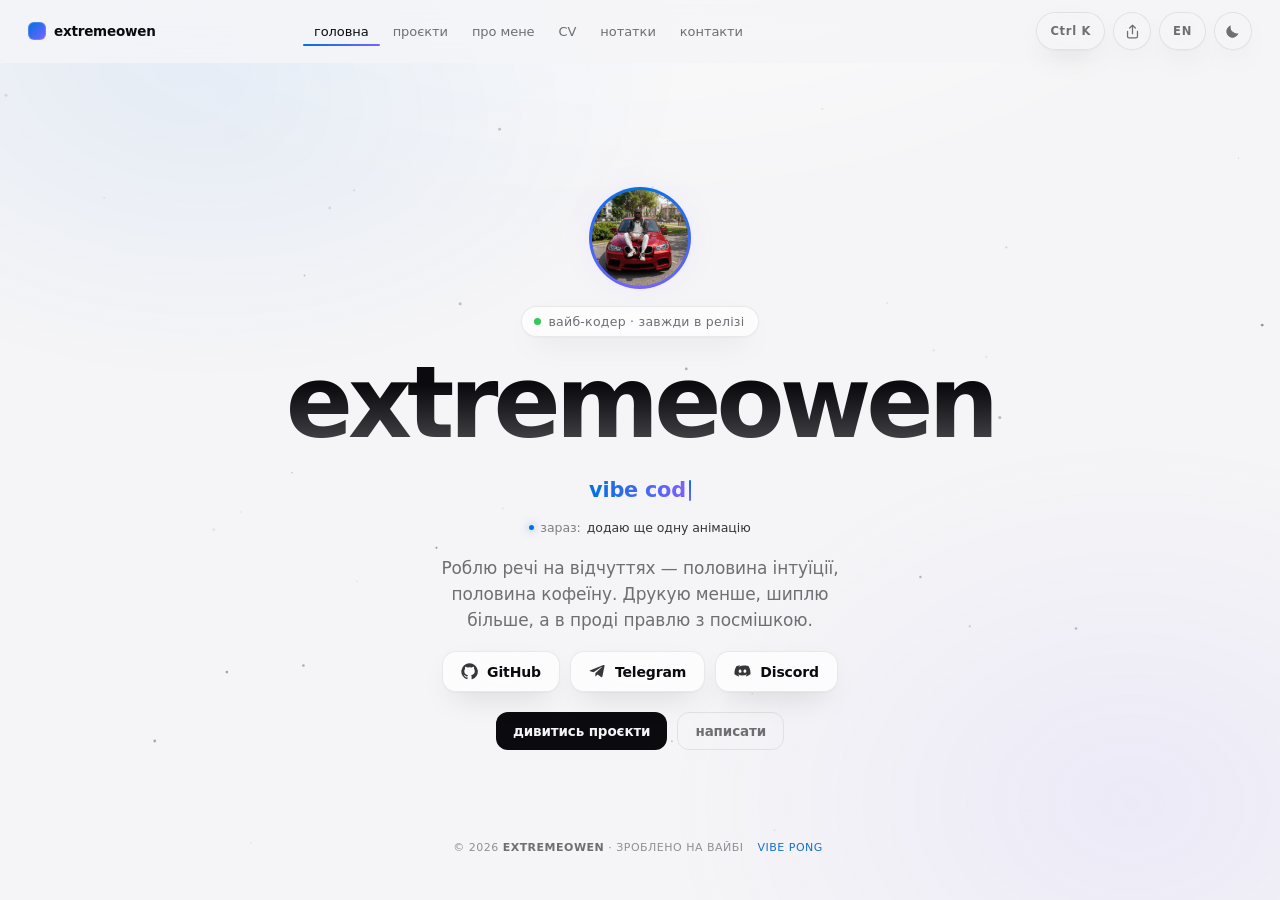
<file: index.html>
﻿<!DOCTYPE html>
<html lang="uk" data-theme="light">
<head>
<meta charset="utf-8" />
<meta name="viewport" content="width=device-width, initial-scale=1, viewport-fit=cover" />
<meta name="color-scheme" content="light dark" />
<title>extremeowen — vibe coding</title>
<meta name="description" content="Вайб-кодер. Роблю речі на відчуттях, шиплю на інстинкті." />
<meta name="theme-color" content="#f5f5f7" id="themeColor" />

<meta property="og:type" content="profile" />
<meta property="og:title" content="extremeowen — vibe coding" />
<meta property="og:description" content="Вайб-кодер. Роблю речі на відчуттях, шиплю на інстинкті." />
<meta name="twitter:card" content="summary_large_image" />
<meta name="twitter:title" content="extremeowen — vibe coding" />
<meta name="twitter:description" content="Вайб-кодер. Роблю речі на відчуттях, шиплю на інстинкті." />


<link rel="icon" href="favicon.ico" sizes="any" />
<link rel="icon" type="image/png" href="favicon-32.png" sizes="32x32" />
<link rel="apple-touch-icon" href="apple-touch-icon.png" />
<link rel="manifest" href="manifest.webmanifest" />
<link rel="stylesheet" href="styles.css" />

<link rel="canonical" href="https://extremeowen.is-a.dev/" />
<meta property="og:url" content="https://extremeowen.is-a.dev/" />
<meta property="og:image" content="https://extremeowen.is-a.dev/og-image.png" />
<meta name="twitter:image" content="https://extremeowen.is-a.dev/og-image.png" />
<meta property="og:image:width" content="1200" />
<meta property="og:image:height" content="630" />
<meta property="og:image:alt" content="extremeowen — vibe coding: PWA, JavaScript, C#/.NET" />
<meta name="twitter:image:alt" content="extremeowen — vibe coding" />
<meta property="og:locale" content="uk_UA" />
<meta property="og:locale:alternate" content="en_US" />
<meta property="og:site_name" content="extremeowen" />

<!-- структуровані дані: Google розуміє, що це сторінка людини -->
<script type="application/ld+json">
{
  "@context": "https://schema.org",
  "@type": "Person",
  "name": "extremeowen",
  "url": "https://extremeowen.is-a.dev/",
  "image": "https://extremeowen.is-a.dev/og-image.png",
  "jobTitle": "Vibe coder",
  "description": "Вайб-кодер: JavaScript, PWA, C#/.NET. Роблю речі на відчуттях і шиплю швидко.",
  "sameAs": [
    "https://github.com/extremeowen",
    "https://t.me/extremeowen"
  ],
  "knowsAbout": ["HTML", "CSS", "JavaScript", "TypeScript", "React", "Node.js", "C#", ".NET", "Flutter", "PWA"],
  "knowsLanguage": ["uk", "en"],
  "alumniOf": { "@type": "EducationalOrganization", "name": "College" },
  "hasPart": [
    { "@type": "WebSite", "name": "owenvibe", "url": "https://extremeowen.is-a.dev/" }
  ]
}
</script>

<script>
  /* тема і мова до першого рендеру — без "миготіння" */
  (function () {
    try {
      var saved = localStorage.getItem("theme");
      var system = window.matchMedia("(prefers-color-scheme: dark)").matches ? "dark" : "light";
      document.documentElement.dataset.theme = (saved === "dark" || saved === "light") ? saved : system;
      if (localStorage.getItem("lang") === "en") document.documentElement.lang = "en";
    } catch (e) {}
  })();
</script>
</head>
<body>
  <a class="skip-link" href="#main">Перейти до контенту</a>

  <canvas id="bg" aria-hidden="true"></canvas>
  <div class="cursor-glow" id="cursorGlow" aria-hidden="true"></div>

  <header class="site-header">
    <a class="brand" href="#home">
      <span class="brand-mark" aria-hidden="true"></span>
      <span class="brand-name">extremeowen</span>
    </a>

    <nav class="tabs" role="tablist" id="tabs" aria-label="Розділи">
      <button class="tab" role="tab" type="button" id="tab-home" data-tab="home" aria-controls="panel-home" aria-selected="true">головна</button>
      <button class="tab" role="tab" type="button" id="tab-projects" data-tab="projects" aria-controls="panel-projects" aria-selected="false" tabindex="-1">проєкти</button>
      <button class="tab" role="tab" type="button" id="tab-about" data-tab="about" aria-controls="panel-about" aria-selected="false" tabindex="-1">про мене</button>
      <button class="tab" role="tab" type="button" id="tab-cv" data-tab="cv" aria-controls="panel-cv" aria-selected="false" tabindex="-1">CV</button>
      <button class="tab" role="tab" type="button" id="tab-notes" data-tab="notes" aria-controls="panel-notes" aria-selected="false" tabindex="-1">нотатки</button>
      <button class="tab" role="tab" type="button" id="tab-contact" data-tab="contact" aria-controls="panel-contact" aria-selected="false" tabindex="-1">контакти</button>
      <span class="tab-indicator" id="tabIndicator" aria-hidden="true"></span>
    </nav>

    <div class="controls">
      <button class="ghost" id="shareBtn" type="button" title="Поділитися сайтом">
        <svg class="ico" viewBox="0 0 24 24" fill="none" stroke="currentColor" stroke-width="1.8" stroke-linecap="round" stroke-linejoin="round" aria-hidden="true"><path d="M12 15V3M8 7l4-4 4 4"/><path d="M5 12v7a2 2 0 0 0 2 2h10a2 2 0 0 0 2-2v-7"/></svg>
      </button>
      <button class="ghost ghost-text" id="langToggle" type="button" title="Switch to English">EN</button>
      <button class="ghost" id="themeToggle" type="button" title="Перемкнути тему">
        <svg class="ico ico-moon" viewBox="0 0 24 24" fill="currentColor" aria-hidden="true"><path d="M20.4 14.3A8.6 8.6 0 0 1 9.7 3.6a8.7 8.7 0 1 0 10.7 10.7Z"/></svg>
        <svg class="ico ico-sun" viewBox="0 0 24 24" fill="none" stroke="currentColor" stroke-width="1.8" stroke-linecap="round" aria-hidden="true"><circle cx="12" cy="12" r="4"/><path d="M12 2v2M12 20v2M2 12h2M20 12h2M4.9 4.9l1.4 1.4M17.7 17.7l1.4 1.4M19.1 4.9l-1.4 1.4M6.3 17.7l-1.4 1.4"/></svg>
      </button>
    </div>
  </header>

  <main class="page" id="main">
    <!-- ---------- ГОЛОВНА ---------- -->
    <section class="panel is-active" id="panel-home" role="tabpanel" aria-labelledby="tab-home" data-panel="home">
      <div class="hero">
        <div class="avatar" id="avatar">
          <img id="avatarImg" alt="extremeowen" decoding="async" />
          <span class="monogram" aria-hidden="true">e</span>
        </div>

        <span class="pill"><span class="dot" aria-hidden="true"></span><span data-i18n="pill">вайб-кодер · завжди в релізі</span></span>

        <h1>extremeowen</h1>

        <p class="type" aria-label="vibe coding">
          <span class="word" id="typed">vibe coding</span><span class="caret" aria-hidden="true"></span>
        </p>

        <p class="status">
          <span class="status-dot" aria-hidden="true"></span>
          <span class="status-label"><span data-i18n="nowLabel">зараз</span>:</span>
          <span id="statusText"></span>
        </p>

        <p class="lede" data-i18n="lede">
          Роблю речі на відчуттях — половина інтуїції, половина кофеїну.
        </p>

        <nav class="links" data-i18n-aria="linksLabel">
          <a class="link" href="#" data-link="github" aria-label="GitHub">
            <svg viewBox="0 0 24 24" fill="currentColor" aria-hidden="true"><path d="M12 .5a11.5 11.5 0 0 0-3.64 22.42c.58.1.79-.25.79-.55v-2.1c-3.2.7-3.88-1.4-3.88-1.4-.53-1.34-1.29-1.7-1.29-1.7-1.05-.72.08-.7.08-.7 1.16.08 1.77 1.19 1.77 1.19 1.03 1.77 2.7 1.26 3.36.96.1-.75.4-1.26.73-1.55-2.55-.29-5.24-1.28-5.24-5.7 0-1.26.45-2.29 1.19-3.1-.12-.29-.51-1.46.11-3.05 0 0 .97-.31 3.18 1.18a11 11 0 0 1 5.79 0c2.2-1.49 3.17-1.18 3.17-1.18.63 1.59.24 2.76.12 3.05.74.81 1.18 1.84 1.18 3.1 0 4.43-2.69 5.4-5.26 5.69.42.36.79 1.07.79 2.16v3.2c0 .3.21.66.8.55A11.5 11.5 0 0 0 12 .5Z"/></svg>
            GitHub
          </a>
          <a class="link" href="#" data-link="telegram" aria-label="Telegram">
            <svg viewBox="0 0 24 24" fill="currentColor" aria-hidden="true"><path d="M21.9 4.3 18.9 19c-.2 1-.9 1.3-1.8.8l-4.9-3.6-2.4 2.3c-.3.3-.5.5-1 .5l.3-4.9 9-8.1c.4-.4-.1-.6-.6-.2L6.4 13.1l-4.7-1.5c-1-.3-1-1 .2-1.5L20.4 2.9c.9-.3 1.7.2 1.5 1.4Z"/></svg>
            Telegram
          </a>
          <a class="link" href="#" data-link="discord" aria-label="Discord">
            <svg viewBox="0 0 24 24" fill="currentColor" aria-hidden="true"><path d="M20.3 4.4A19.8 19.8 0 0 0 15.4 3l-.3.6a14.6 14.6 0 0 1 4.3 1.4 13.9 13.9 0 0 0-11-.5c-.6.2-1.2.4-1.8.7A14.6 14.6 0 0 1 8.9 3.6L8.6 3a19.8 19.8 0 0 0-4.9 1.4C1.1 8.3.4 12.1.7 15.9a19.9 19.9 0 0 0 6 3l.7-1.2a13 13 0 0 1-2-1l.4-.4a14.2 14.2 0 0 0 12.2 0l.5.4a13 13 0 0 1-2 1l.7 1.2a19.9 19.9 0 0 0 6-3c.4-4.4-.7-8.1-2.9-11.5ZM8.6 13.8c-1.1 0-2-1-2-2.3s.9-2.3 2-2.3 2 1 2 2.3-.9 2.3-2 2.3Zm6.8 0c-1.1 0-2-1-2-2.3s.9-2.3 2-2.3 2 1 2 2.3-.9 2.3-2 2.3Z"/></svg>
            Discord
          </a>
          <a class="link" href="#" data-link="email" id="emailLink" aria-label="Email" hidden>
            <svg viewBox="0 0 24 24" fill="none" stroke="currentColor" stroke-width="1.7" stroke-linejoin="round" aria-hidden="true"><rect x="2.5" y="5" width="19" height="14" rx="2.5"/><path d="m3.5 7 8.5 6 8.5-6"/></svg>
            <span data-i18n="emailLabel">Email</span>
          </a>
        </nav>

        <div class="hero-cta">
          <a class="cta" href="#projects">
            <span data-i18n="ctaProjects">дивитись проєкти</span>
          </a>
          <a class="cta cta-quiet" href="#contact"><span data-i18n="ctaContact">написати</span></a>
        </div>
      </div>
    </section>

    <!-- ---------- ПРОЄКТИ ---------- -->
    <section class="panel" id="panel-projects" role="tabpanel" aria-labelledby="tab-projects" data-panel="projects" hidden>
      <div class="section">
        <h2 data-i18n="projectsTitle">проєкти</h2>
        <div class="filters" id="projectFilters"></div>
        <div class="grid" id="projectGrid"></div>
        <a class="more" id="moreProjects" href="#" target="_blank" rel="noopener noreferrer" hidden>
          <span data-i18n="moreProjects">більше проєктів — на GitHub</span>
          <svg viewBox="0 0 24 24" fill="none" stroke="currentColor" stroke-width="2" stroke-linecap="round" stroke-linejoin="round" aria-hidden="true"><path d="M7 17 17 7M9 7h8v8"/></svg>
        </a>
      </div>
    </section>

    <!-- ---------- ПРО МЕНЕ ---------- -->
    <section class="panel" id="panel-about" role="tabpanel" aria-labelledby="tab-about" data-panel="about" hidden>
      <div class="section">
        <h2 data-i18n="aboutTitle">про мене</h2>
        <div class="about-body">
          <p data-i18n="about1">…</p>
          <p data-i18n="about2">…</p>
        </div>

        <h3 class="subhead" data-i18n="stackTitle">стек</h3>
        <div class="stack">
          <span class="tag">HTML</span>
          <span class="tag">CSS</span>
          <span class="tag">JavaScript</span>
          <span class="tag">TypeScript</span>
          <span class="tag">React</span>
          <span class="tag">Node.js</span>
          <span class="tag">C# / .NET</span>
          <span class="tag">Flutter</span>
          <span class="tag">Git</span>
          <span class="tag">AI-assisted</span>
        </div>
      </div>
    </section>

    <!-- ---------- CV ---------- -->
    <section class="panel" id="panel-cv" role="tabpanel" aria-labelledby="tab-cv" data-panel="cv" hidden>
      <div class="section cv">
        <h2 data-i18n="cvTitle">резюме</h2>
        <p class="section-lead" data-i18n="cvLead">Коротко: що вмію, де вчився і що вже зробив.</p>

        <div class="cv-block">
          <h3 class="subhead" data-i18n="cvExperience">проєкти й досвід</h3>
          <ul class="timeline">
            <li>
              <span class="when">2026</span>
              <div>
                <b data-i18n="cvItem1Title">LED Clock — PWA-годинник</b>
                <p data-i18n="cvItem1Text">Годинник на LED-табло: будильник, таймер, власні звуки. Встановлюється на телефон, працює офлайн.</p>
              </div>
            </li>
            <li>
              <span class="when">2026</span>
              <div>
                <b data-i18n="cvItem2Title">Фітнес Рулетка — PWA для тренувань</b>
                <p data-i18n="cvItem2Text">Колесо випадкових вправ, таймер, музика з YouTube, гейміфікація з XP і синхронізація через Firebase.</p>
              </div>
            </li>
            <li>
              <span class="when">2025</span>
              <div>
                <b data-i18n="cvItem3Title">MiniBin — утиліта для Windows</b>
                <p data-i18n="cvItem3Text">Tray-застосунок на C#/.NET: стан кошика, очищення по Shift+кліку, перетягування файлів.</p>
              </div>
            </li>
          </ul>
        </div>

        <div class="cv-block">
          <h3 class="subhead" data-i18n="cvEducation">освіта</h3>
          <ul class="timeline">
            <li>
              <span class="when" data-i18n="cvEduWhen">2023—2027</span>
              <div>
                <b data-i18n="cvEduTitle">Коледж · розробка програмного забезпечення</b>
                <p data-i18n="cvEduText">Веб-технології, бази даних, ООП, C#/.NET, Flutter. Курсові та лабораторні — на GitHub.</p>
              </div>
            </li>
          </ul>
        </div>

        <div class="cv-block">
          <h3 class="subhead" data-i18n="cvSkills">технології</h3>
          <p class="cv-skills">HTML · CSS · JavaScript · TypeScript · React · Node.js · C# · .NET · Flutter · Git · Firebase · PWA</p>
        </div>

        <a class="submit cv-print" id="cvDownload" href="cv.pdf" download="extremeowen-cv.pdf" data-i18n="cvPrint">Завантажити PDF</a>
        <button class="cv-print-link" type="button" id="cvPrint" data-i18n="cvPrintHint">або надрукувати</button>
      </div>
    </section>

    <!-- ---------- НОТАТКИ ---------- -->
    <section class="panel" id="panel-notes" role="tabpanel" aria-labelledby="tab-notes" data-panel="notes" hidden>
      <div class="section">
        <h2 data-i18n="notesTitle">нотатки</h2>
        <div class="notes" id="notesList"></div>
      </div>
    </section>

    <!-- ---------- КОНТАКТИ ---------- -->
    <section class="panel" id="panel-contact" role="tabpanel" aria-labelledby="tab-contact" data-panel="contact" hidden>
      <div class="section">
        <h2 data-i18n="contactTitle">контакти</h2>
        <p class="section-lead" data-i18n="contactLead">Найшвидше — Telegram. Або залиш повідомлення тут.</p>

        <form class="contact-form" id="contactForm" name="contact" method="POST" data-netlify="true" netlify-honeypot="bot-field" novalidate>
          <!-- для Netlify Forms: назва форми + приховане поле-пастка для ботів -->
          <input type="hidden" name="form-name" value="contact" />
          <p class="hp" aria-hidden="true">
            <label>Не заповнюй це поле <input name="bot-field" tabindex="-1" autocomplete="off" /></label>
          </p>
          <div class="form-row">
            <div class="field">
              <label for="cf-name" data-i18n="formName">Ім'я</label>
              <input id="cf-name" name="name" type="text" autocomplete="name" data-i18n-placeholder="formNamePh" placeholder="Як до тебе звертатись" />
            </div>
            <div class="field">
              <label for="cf-email" data-i18n="formEmail">пошта</label>
              <input id="cf-email" name="email" type="email" inputmode="email" autocomplete="email" data-i18n-placeholder="formEmailPh" placeholder="твоя@пошта.com" />
            </div>
          </div>
          <div class="field">
            <label for="cf-message" data-i18n="formMessage">Повідомлення</label>
            <textarea id="cf-message" name="message" rows="4" required data-i18n-placeholder="formMessagePh" placeholder="Що треба зробити?"></textarea>
          </div>
          <button class="submit" type="submit" data-i18n="formSend">Надіслати</button>
          <p class="form-note" id="formNote" data-i18n="formNote">Форма ще не підключена, тому текст скопіюється — вставиш його в Telegram.</p>

          <a class="cta cta-quiet tg-link" id="tgContact" href="#" target="_blank" rel="noopener noreferrer" hidden>
            <svg viewBox="0 0 24 24" fill="currentColor" aria-hidden="true" style="width:15px;height:15px"><path d="M21.9 4.3 18.9 19c-.2 1-.9 1.3-1.8.8l-4.9-3.6-2.4 2.3c-.3.3-.5.5-1 .5l.3-4.9 9-8.1c.4-.4-.1-.6-.6-.2L6.4 13.1l-4.7-1.5c-1-.3-1-1 .2-1.5L20.4 2.9c.9-.3 1.7.2 1.5 1.4Z"/></svg>
            <span data-i18n="writeTelegram">Написати в Telegram</span>
          </a>
        </form>
      </div>
    </section>

    <footer>
      © <span id="year">2026</span> <b>extremeowen</b> · <span data-i18n="footer">зроблено на вайбі</span>
      <button class="game-link" id="gameLink" type="button" data-i18n="gameLink">міні-гра</button>
    </footer>
  </main>

  <div class="game" id="game" hidden>
    <div class="game-backdrop" data-game-close></div>
    <div class="game-box" role="dialog" aria-modal="true" aria-label="Vibe Pong">
      <div class="game-head">
        <span class="game-title" data-i18n="gameTitle">vibe pong</span>
        <button class="game-close" type="button" data-game-close aria-label="Закрити">×</button>
      </div>
      <div class="game-stage">
        <canvas id="gameCanvas" width="720" height="480" aria-label="Ігрове поле"></canvas>
      </div>
      <p class="game-hint" data-i18n="gameHint">Рухай платформою мишкою, пальцем або стрілками. Переможи AI до 5 очок.</p>
      <button class="submit game-start" type="button" id="gameStart" data-i18n="gameStart">Почати</button>
    </div>
  </div>

  <button class="to-top" id="toTop" type="button" aria-label="Вгору">
    <svg viewBox="0 0 24 24" fill="none" stroke="currentColor" stroke-width="2" stroke-linecap="round" stroke-linejoin="round" aria-hidden="true"><path d="M12 19V5M5 12l7-7 7 7"/></svg>
  </button>

  <!-- нижня навігація: видно лише на телефоні -->
  <nav class="bottom-nav" aria-label="Розділи">
    <button type="button" class="tab" data-tab="home" aria-controls="panel-home" aria-selected="true">
      <svg viewBox="0 0 24 24" fill="none" stroke="currentColor" stroke-width="1.7" stroke-linecap="round" stroke-linejoin="round" aria-hidden="true"><path d="M3 10.5 12 3l9 7.5"/><path d="M5 9.5V20a1 1 0 0 0 1 1h12a1 1 0 0 0 1-1V9.5"/></svg>
      <span data-i18n="tab_home">головна</span>
    </button>
    <button type="button" class="tab" data-tab="projects" aria-controls="panel-projects" aria-selected="false">
      <svg viewBox="0 0 24 24" fill="none" stroke="currentColor" stroke-width="1.7" stroke-linecap="round" stroke-linejoin="round" aria-hidden="true"><rect x="3" y="3" width="7.5" height="7.5" rx="1.6"/><rect x="13.5" y="3" width="7.5" height="7.5" rx="1.6"/><rect x="3" y="13.5" width="7.5" height="7.5" rx="1.6"/><rect x="13.5" y="13.5" width="7.5" height="7.5" rx="1.6"/></svg>
      <span data-i18n="tab_projects">проєкти</span>
    </button>
    <button type="button" class="tab" data-tab="about" aria-controls="panel-about" aria-selected="false">
      <svg viewBox="0 0 24 24" fill="none" stroke="currentColor" stroke-width="1.7" stroke-linecap="round" stroke-linejoin="round" aria-hidden="true"><circle cx="12" cy="8" r="3.6"/><path d="M4.5 20c.7-3.6 3.7-5.6 7.5-5.6s6.8 2 7.5 5.6"/></svg>
      <span data-i18n="tab_about">про мене</span>
    </button>
    <button type="button" class="tab" data-tab="cv" aria-controls="panel-cv" aria-selected="false">
      <svg viewBox="0 0 24 24" fill="none" stroke="currentColor" stroke-width="1.7" stroke-linecap="round" stroke-linejoin="round" aria-hidden="true"><rect x="3.4" y="4" width="17.2" height="16" rx="2.2"/><path d="M8 3v3M16 3v3M7.8 11h8.4M7.8 15h5"/></svg>
      <span data-i18n="tab_cv">CV</span>
    </button>
    <button type="button" class="tab" data-tab="notes" aria-controls="panel-notes" aria-selected="false">
      <svg viewBox="0 0 24 24" fill="none" stroke="currentColor" stroke-width="1.7" stroke-linecap="round" stroke-linejoin="round" aria-hidden="true"><path d="M5 4h9l5 5v11a1 1 0 0 1-1 1H5a1 1 0 0 1-1-1V5a1 1 0 0 1 1-1Z"/><path d="M14 4v5h5M8 13h7M8 17h5"/></svg>
      <span data-i18n="tab_notes">нотатки</span>
    </button>
    <button type="button" class="tab" data-tab="contact" aria-controls="panel-contact" aria-selected="false">
      <svg viewBox="0 0 24 24" fill="none" stroke="currentColor" stroke-width="1.7" stroke-linecap="round" stroke-linejoin="round" aria-hidden="true"><rect x="2.6" y="4.8" width="18.8" height="14.4" rx="2.4"/><path d="m3.6 6.6 8.4 6 8.4-6"/></svg>
      <span data-i18n="tab_contact">контакти</span>
    </button>
  </nav>

  <!-- модалка проєкту -->
  <div class="modal" id="projectModal" hidden>
    <div class="modal-backdrop" data-modal-close></div>
    <div class="modal-box" role="dialog" aria-modal="true" aria-labelledby="projectModalTitle">
      <button class="modal-close" type="button" data-modal-close aria-label="Закрити">×</button>
      <h3 class="modal-title" id="projectModalTitle"></h3>
      <p class="modal-desc" id="projectModalDesc"></p>
      <div class="modal-tags" id="projectModalTags"></div>
      <div class="modal-actions">
        <a class="cta" id="projectModalRepo" href="#" target="_blank" rel="noopener noreferrer" data-i18n="modalRepo">Репозиторій</a>
        <a class="cta cta-quiet" id="projectModalDemo" href="#" target="_blank" rel="noopener noreferrer" data-i18n="modalDemo">Демо</a>
      </div>
    </div>
  </div>

  <!-- довідка по клавішах -->
  <div class="modal" id="help" hidden>
    <div class="modal-backdrop" data-help-close></div>
    <div class="modal-box modal-box-help" role="dialog" aria-modal="true" aria-labelledby="helpTitle">
      <button class="modal-close" type="button" data-help-close aria-label="Закрити">×</button>
      <h3 class="modal-title" id="helpTitle" data-i18n="helpTitle">Клавіші</h3>
      <ul class="help-list">
        <li><kbd>Ctrl</kbd>/<kbd>⌘</kbd> + <kbd>K</kbd><span data-i18n="helpPalette">палітра команд</span></li>
        <li><kbd>?</kbd><span data-i18n="helpHelp">ця довідка</span></li>
        <li><kbd>←</kbd><kbd>→</kbd><span data-i18n="helpTabs">перемикання вкладок</span></li>
        <li><kbd>G</kbd><span data-i18n="helpGame">міні-гра</span></li>
        <li><kbd>Space</kbd><span data-i18n="helpStart">старт / рестарт гри</span></li>
        <li><kbd>Esc</kbd><span data-i18n="helpClose">закрити будь-яке вікно</span></li>
      </ul>
    </div>
  </div>

  <!-- банер встановлення PWA -->
  <div class="install" id="installBanner" hidden>
    <span data-i18n="installText">Поставити сайт іконкою на телефон?</span>
    <button class="submit install-yes" type="button" id="installYes" data-i18n="installYes">Встановити</button>
    <button class="install-no" type="button" id="installNo" data-i18n="installNo">Пізніше</button>
  </div>

    <!-- індикатор офлайн-режиму -->
  <div class="net-badge" id="netBadge" hidden>
    <span class="net-dot" aria-hidden="true"></span>
    <span data-i18n="offlineBadge">офлайн-режим</span>
  </div>

  <div class="palette" id="palette" hidden>
    <div class="palette-backdrop" data-palette-close></div>
    <div class="palette-box" role="dialog" aria-modal="true" aria-label="Швидкий перехід">
      <input id="paletteInput" class="palette-input" type="text" autocomplete="off" spellcheck="false"
             data-i18n-placeholder="palettePlaceholder" placeholder="Куди перейти? вкладка, проєкт, посилання…" />
      <ul class="palette-list" id="paletteList" role="listbox" aria-label="Результати"></ul>
      <div class="palette-hint"><span data-i18n="paletteHint">↑↓ вибір · ↵ перейти · esc закрити</span></div>
    </div>
  </div>

  <script src="script.js" defer></script>

<noscript>
  <style>
    .panel { display: block !important; }
    .panel + .panel { margin-top: 48px; }
    .caret { opacity: 1 !important; }
  </style>
</noscript>
</body>
</html>
</file>
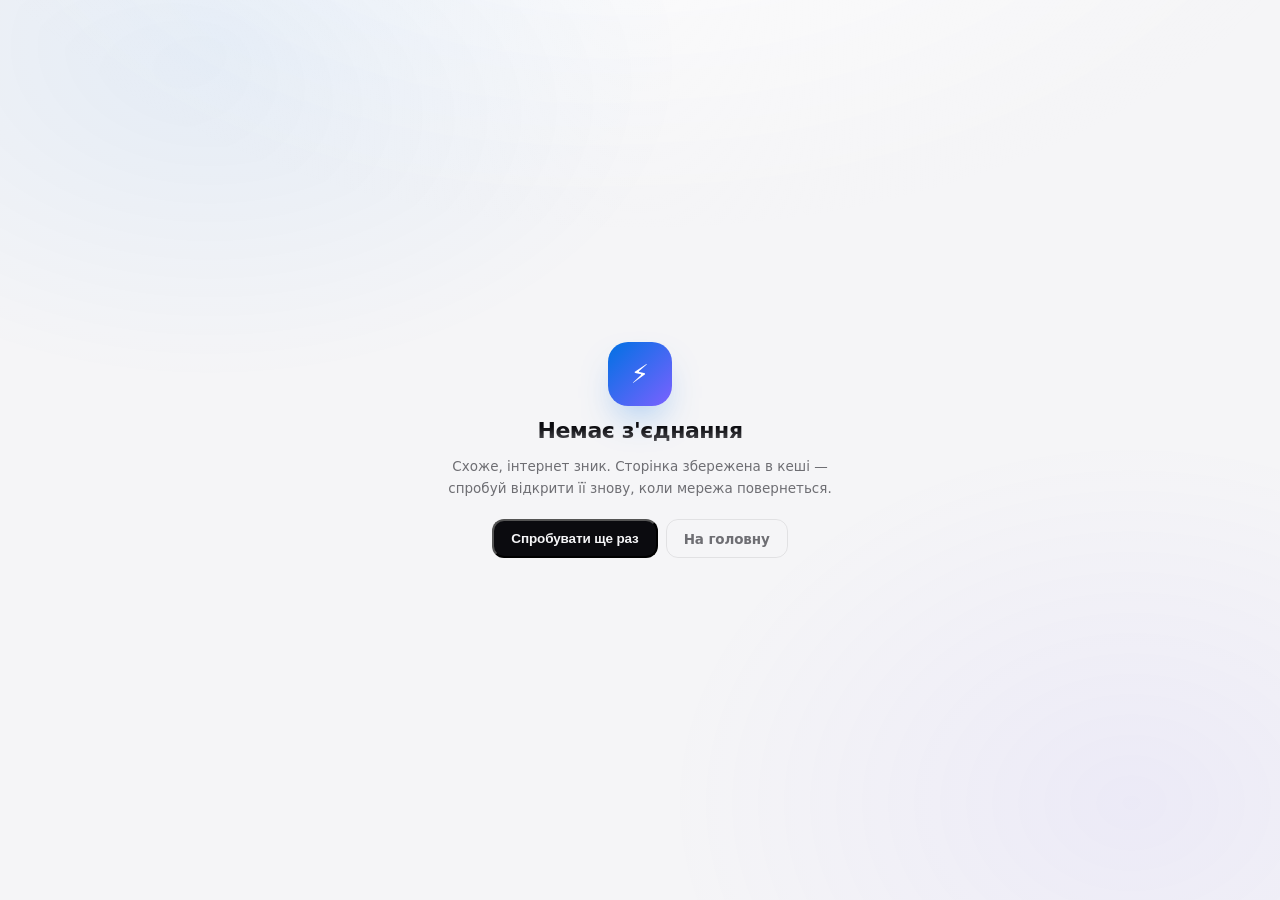
<file: offline.html>
<!DOCTYPE html>
<html lang="uk">
<head>
  <meta charset="utf-8" />
  <meta name="viewport" content="width=device-width, initial-scale=1" />
  <meta name="color-scheme" content="light dark" />
  <meta name="theme-color" content="#f5f5f7" />
  <title>extremeowen — немає з'єднання</title>
  <link rel="icon" href="favicon.ico" sizes="any" />
  <link rel="icon" type="image/png" href="favicon-32.png" />
  <link rel="apple-touch-icon" href="apple-touch-icon.png" />
  <link rel="stylesheet" href="styles.css" />
  <style>
    .offline {
      min-height: 100vh;
      min-height: 100dvh;
      display: grid;
      place-items: center;
      padding: 24px;
      text-align: center;
    }

    .offline-card {
      max-width: 420px;
      display: flex;
      flex-direction: column;
      align-items: center;
      gap: 14px;
    }

    .offline-mark {
      width: 64px;
      height: 64px;
      border-radius: 20px;
      display: grid;
      place-items: center;
      font-size: 26px;
      font-weight: 700;
      color: #fff;
      background: linear-gradient(135deg, var(--accent), var(--accent-2));
      box-shadow: 0 18px 40px -18px color-mix(in srgb, var(--accent) 80%, transparent);
    }

    .offline h1 {
      margin: 0;
      font-size: 22px;
      font-weight: 600;
      letter-spacing: -.02em;
    }

    .offline p {
      margin: 0;
      font-size: 13.5px;
      line-height: 1.6;
      color: var(--muted);
    }

    .offline-actions {
      display: flex;
      gap: 8px;
      flex-wrap: wrap;
      justify-content: center;
      margin-top: 6px;
    }
  </style>
</head>
<body>
  <main class="offline">
    <div class="offline-card">
      <div class="offline-mark" aria-hidden="true">⚡</div>
      <h1>Немає з'єднання</h1>
      <p>
        Схоже, інтернет зник. Сторінка збережена в кеші — спробуй відкрити її знову,
        коли мережа повернеться.
      </p>
      <div class="offline-actions">
        <button class="cta" type="button" onclick="location.reload()">Спробувати ще раз</button>
        <a class="cta cta-quiet" href="./">На головну</a>
      </div>
    </div>
  </main>

  <script>
    /* коли мережа повернеться — тихо перезавантажуємо */
    window.addEventListener("online", function () {
      location.reload();
    });
  </script>
</body>
</html>
</file>
<file: styles.css>
/* ============================================================
   extremeowen РІР‚вЂќ РЎРѓРЎвЂљР С‘Р В»РЎвЂ“
   1. Р СћР С•Р С”Р ВµР Р…Р С‘ (Р С”Р С•Р В»РЎРЉР С•РЎР‚Р С‘)   2. Р вЂР В°Р В·Р В°   3. Р В¤Р С•Р Р…   4. Р С™Р Р…Р С•Р С—Р С”Р С‘ Р Р†Р С–Р С•РЎР‚РЎвЂ“
   5. Р С’Р Р†Р В°РЎвЂљР В°РЎР‚   6. Р С™Р С•Р Р…РЎвЂљР ВµР Р…РЎвЂљ   7. Р СћР С•РЎРѓРЎвЂљР С‘   8. Р С’Р Т‘Р В°Р С—РЎвЂљР С‘Р Р†
   ============================================================ */

/* ---------------------------------------------------- 1. РЎвЂљР С•Р С”Р ВµР Р…Р С‘ --- */
:root {
  --bg: #f5f5f7;
  --bg-2: #ffffff;
  --fg: #0b0b0f;
  --muted: #6e6e73;
  --line: rgba(0, 0, 0, .08);
  --card: rgba(255, 255, 255, .72);
  --card-hover: rgba(255, 255, 255, .95);
  --accent: #0071e3;
  --accent-2: #7b61ff;
  --tint-a: 7%;
  --shadow: 0 1px 2px rgba(0, 0, 0, .04), 0 12px 32px -12px rgba(0, 0, 0, .18);
  --shadow-soft: 0 1px 2px rgba(0, 0, 0, .05);
  --ease: cubic-bezier(.22, .61, .36, 1);
  color-scheme: light;
}

[data-theme="dark"] {
  --bg: #08080a;
  --bg-2: #101014;
  --fg: #f5f5f7;
  --muted: #9a9aa2;
  --line: rgba(255, 255, 255, .10);
  --card: rgba(255, 255, 255, .045);
  --card-hover: rgba(255, 255, 255, .09);
  --accent: #5aa7ff;
  --accent-2: #a78bfa;
  --tint-a: 14%;
  --shadow: 0 1px 2px rgba(0, 0, 0, .4), 0 24px 48px -24px rgba(0, 0, 0, .9);
  --shadow-soft: 0 1px 2px rgba(0, 0, 0, .35);
  color-scheme: dark;
}

/* ------------------------------------------------------- 2. Р В±Р В°Р В·Р В° --- */
* { box-sizing: border-box; }

[hidden] { display: none !important; }

html {
  min-height: 100%;
  scroll-behavior: smooth;
}

body {
  min-height: 100vh;
  min-height: 100dvh;
  margin: 0;
  background: var(--bg);
  color: var(--fg);
  font-family: -apple-system, BlinkMacSystemFont, "SF Pro Display", "Segoe UI", Inter, system-ui, sans-serif;
  -webkit-font-smoothing: antialiased;
  text-rendering: optimizeLegibility;
  display: grid;
  place-items: center;
  padding: clamp(76px, 9vw, 104px) 24px clamp(32px, 5vw, 56px);
  overflow-x: hidden;
  position: relative;
}

/* -------------------------------------------- 3. РЎвЂћР С•Р Р… РЎвЂ“ РЎвЂЎР В°РЎРѓРЎвЂљР С‘Р Р…Р С”Р С‘ --- */
body::before {
  content: "";
  position: fixed;
  inset: -20vh -10vw;
  background:
    radial-gradient(45% 38% at 22% 18%, color-mix(in srgb, var(--accent) var(--tint-a), transparent), transparent 70%),
    radial-gradient(42% 40% at 82% 78%, color-mix(in srgb, var(--accent-2) var(--tint-a), transparent), transparent 72%),
    radial-gradient(70% 55% at 50% -5%, var(--bg-2), transparent 68%);
  pointer-events: none;
  z-index: 0;
}

#bg {
  position: fixed;
  inset: 0;
  width: 100%;
  height: 100%;
  z-index: 0;
  pointer-events: none;
}

/* ------------------------------------------------ 4. РЎвЂљРЎС“Р СР В±Р В»Р ВµРЎР‚Р С‘ --- */
.topbar {
  position: fixed;
  top: max(18px, env(safe-area-inset-top));
  right: max(18px, env(safe-area-inset-right));
  z-index: 6;
  display: flex;
  gap: 8px;
}

.ghost {
  appearance: none;
  display: grid;
  place-items: center;
  width: 38px;
  height: 38px;
  padding: 0;
  border-radius: 50%;
  border: 1px solid var(--line);
  background: color-mix(in srgb, var(--bg) 88%, transparent);
  color: var(--muted);
  cursor: pointer;
  backdrop-filter: blur(18px) saturate(160%);
  -webkit-backdrop-filter: blur(18px) saturate(160%);
  box-shadow: var(--shadow);
  transition: color .25s var(--ease), transform .3s var(--ease), background .25s var(--ease);
}

.ghost:hover { color: var(--fg); transform: translateY(-1px); }
.ghost:active { transform: translateY(0) scale(.96); }

.ghost-text {
  width: auto;
  padding: 0 13px;
  border-radius: 999px;
  font: inherit;
  font-size: 11.5px;
  font-weight: 600;
  letter-spacing: .06em;
}

.ico { width: 17px; height: 17px; display: block; }

/* РЎС“ РЎвЂљР ВµР СР Р…РЎвЂ“Р в„– РЎвЂљР ВµР СРЎвЂ“ Р С—Р С•Р С”Р В°Р В·РЎС“РЎвЂќР СР С• РЎРѓР С•Р Р…РЎвЂ Р Вµ, РЎС“ РЎРѓР Р†РЎвЂ“РЎвЂљР В»РЎвЂ“Р в„– РІР‚вЂќ Р СРЎвЂ“РЎРѓРЎРЏРЎвЂ РЎРЉ */
.ico-sun { display: none; }
[data-theme="dark"] .ico-sun { display: block; }
[data-theme="dark"] .ico-moon { display: none; }

/* -------------------------------------------------- 5. Р В°Р Р†Р В°РЎвЂљР В°РЎР‚ --- */
.avatar {
  position: relative;
  width: 96px;
  height: 96px;
  border-radius: 50%;
  display: grid;
  place-items: center;
  transform-style: preserve-3d;
  will-change: transform;
  transition: transform .35s var(--ease);
  margin-bottom: 2px;
}

.avatar::before {
  content: "";
  position: absolute;
  inset: -3px;
  border-radius: 50%;
  background: conic-gradient(from 0deg, var(--accent), var(--accent-2), var(--accent));
  animation: spin 9s linear infinite;
  z-index: 0;
}

.avatar::after {
  content: "";
  position: absolute;
  inset: -18px;
  border-radius: 50%;
  background: radial-gradient(circle, color-mix(in srgb, var(--accent-2) 26%, transparent), transparent 70%);
  filter: blur(12px);
  opacity: .55;
  z-index: -1;
}

@keyframes spin { to { transform: rotate(360deg); } }

.avatar img,
.avatar .monogram {
  position: relative;
  z-index: 1;
  width: 100%;
  height: 100%;
  border-radius: 50%;
}

.avatar img {
  display: none;
  object-fit: cover;
}

.avatar.has-photo img { display: block; }
.avatar.has-photo .monogram { display: none; }

.avatar .monogram {
  display: grid;
  place-items: center;
  font-size: 38px;
  font-weight: 700;
  letter-spacing: -.04em;
  color: #fff;
  background: linear-gradient(135deg, var(--accent), var(--accent-2));
  user-select: none;
}

/* ------------------------------------------------- 6. Р С”Р С•Р Р…РЎвЂљР ВµР Р…РЎвЂљ --- */
main {
  position: relative;
  z-index: 1;
  width: min(760px, 100%);
  text-align: center;
  display: flex;
  flex-direction: column;
  align-items: center;
  gap: clamp(16px, 2.6vw, 22px);
}

/* Р С—Р В»Р В°РЎв‚¬Р С”Р В° РЎРѓРЎвЂљР В°РЎвЂљРЎС“РЎРѓРЎС“ */
.pill {
  display: inline-flex;
  align-items: center;
  gap: 8px;
  padding: 7px 14px 7px 12px;
  font-size: 12.5px;
  font-weight: 500;
  letter-spacing: .02em;
  color: var(--muted);
  background: var(--card);
  border: 1px solid var(--line);
  border-radius: 999px;
  backdrop-filter: blur(16px) saturate(160%);
  -webkit-backdrop-filter: blur(16px) saturate(160%);
  box-shadow: var(--shadow);
}

.pill .dot {
  width: 7px;
  height: 7px;
  border-radius: 50%;
  background: #34c759;
  animation: pulse 2.4s var(--ease) infinite;
}

@keyframes pulse {
  0%   { box-shadow: 0 0 0 0 rgba(52, 199, 89, .5); }
  70%  { box-shadow: 0 0 0 7px rgba(52, 199, 89, 0); }
  100% { box-shadow: 0 0 0 0 rgba(52, 199, 89, 0); }
}

/* РЎвЂ“Р С'РЎРЏ */
h1 {
  margin: 0;
  font-size: clamp(2.85rem, 11.5vw, 6.2rem);
  font-weight: 700;
  line-height: .96;
  letter-spacing: -.05em;
  background: linear-gradient(180deg, var(--fg) 30%, color-mix(in srgb, var(--muted) 72%, var(--fg)));
  -webkit-background-clip: text;
  background-clip: text;
  color: transparent;
  padding-bottom: .06em;
}

/* Р Т‘РЎР‚РЎС“Р С”Р В°РЎР‚РЎРѓРЎРЉР С”Р В° Р СР В°РЎв‚¬Р С‘Р Р…Р С”Р В° */
.type {
  display: flex;
  align-items: center;
  justify-content: center;
  gap: 3px;
  margin: 0;
  min-height: 1.6em;
  font-size: clamp(1rem, 3.6vw, 1.3rem);
  font-weight: 500;
  letter-spacing: -.01em;
  color: var(--muted);
}

.type .word {
  background: linear-gradient(90deg, var(--accent), var(--accent-2));
  -webkit-background-clip: text;
  background-clip: text;
  color: transparent;
  font-weight: 600;
}

.caret {
  display: inline-block;
  width: 2px;
  height: 1.05em;
  border-radius: 2px;
  background: linear-gradient(180deg, var(--accent), var(--accent-2));
  animation: blink 1.05s steps(1) infinite;
}

@keyframes blink { 0%, 49% { opacity: 1; } 50%, 100% { opacity: 0; } }

/* РЎР‚РЎРЏР Т‘Р С•Р С” "Р В·Р В°РЎР‚Р В°Р В·: ..." */
.status {
  display: inline-flex;
  align-items: center;
  gap: 6px;
  margin: -6px 0 0;
  font-size: 12.5px;
  letter-spacing: -.005em;
  color: color-mix(in srgb, var(--muted) 88%, transparent);
  min-height: 1.4em;
}

.status-dot {
  width: 5px;
  height: 5px;
  border-radius: 50%;
  background: var(--accent);
  box-shadow: 0 0 8px color-mix(in srgb, var(--accent) 70%, transparent);
}

#statusText {
  color: var(--fg);
  opacity: .82;
  transition: opacity .3s var(--ease);
}


/* Р В°Р В±Р В·Р В°РЎвЂ  */
.lede {
  margin: 0;
  max-width: 46ch;
  font-size: clamp(.95rem, 2.6vw, 1.06rem);
  line-height: 1.55;
  letter-spacing: -.005em;
  color: var(--muted);
  text-wrap: balance;
}

/* РЎРѓРЎвЂљР ВµР С” */
.stack {
  display: flex;
  flex-wrap: wrap;
  gap: 8px;
  justify-content: center;
}

.tag {
  font-size: 12.5px;
  font-weight: 500;
  letter-spacing: .01em;
  color: var(--muted);
  padding: 7px 13px;
  border-radius: 11px;
  border: 1px solid var(--line);
  background: var(--card);
  backdrop-filter: blur(14px);
  -webkit-backdrop-filter: blur(14px);
  transition: transform .35s var(--ease), color .25s var(--ease), border-color .25s var(--ease);
}

.tag:hover {
  transform: translateY(-2px);
  color: var(--fg);
  border-color: color-mix(in srgb, var(--accent) 40%, var(--line));
}

/* Р С—Р С•РЎРѓР С‘Р В»Р В°Р Р…Р Р…РЎРЏ */
.links {
  display: flex;
  flex-wrap: wrap;
  gap: 10px;
  justify-content: center;
  width: 100%;
}

.link {
  display: inline-flex;
  align-items: center;
  gap: 9px;
  padding: 11px 18px;
  font-size: 14px;
  font-weight: 550;
  letter-spacing: -.01em;
  text-decoration: none;
  color: var(--fg);
  background: var(--card);
  border: 1px solid var(--line);
  border-radius: 14px;
  cursor: pointer;
  backdrop-filter: blur(20px) saturate(160%);
  -webkit-backdrop-filter: blur(20px) saturate(160%);
  box-shadow: var(--shadow);
  transition: transform .3s var(--ease), background .25s var(--ease), box-shadow .3s var(--ease);
}

.link svg {
  width: 17px;
  height: 17px;
  opacity: .82;
  transition: opacity .2s var(--ease);
}

.link:hover {
  transform: translateY(-2px) scale(1.015);
  background: var(--card-hover);
  box-shadow: 0 1px 2px rgba(0, 0, 0, .05), 0 18px 40px -16px rgba(0, 0, 0, .3);
}

.link:hover svg { opacity: 1; }
.link:active { transform: translateY(0) scale(.99); }

/* Р С—РЎР‚Р С•РЎвЂќР С”РЎвЂљР С‘ */
.projects {
  width: 100%;
  display: flex;
  flex-direction: column;
  gap: 12px;
  margin-top: clamp(6px, 2vw, 14px);
}

.projects h2 {
  margin: 0;
  font-size: 11px;
  font-weight: 600;
  letter-spacing: .18em;
  text-transform: uppercase;
  color: var(--muted);
}

.grid {
  display: grid;
  grid-template-columns: repeat(3, minmax(0, 1fr));
  gap: 10px;
  width: 100%;
}

/* Р’В«Р В±РЎвЂ“Р В»РЎРЉРЎв‚¬Р Вµ Р С—РЎР‚Р С•РЎвЂќР С”РЎвЂљРЎвЂ“Р Р† РІР‚вЂќ Р Р…Р В° GitHubР’В» */
.more {
  align-self: center;
  display: inline-flex;
  align-items: center;
  gap: 5px;
  margin-top: 2px;
  font-size: 12.5px;
  font-weight: 500;
  letter-spacing: -.005em;
  color: var(--muted);
  text-decoration: none;
  transition: color .25s var(--ease);
}

.more svg {
  width: 12px;
  height: 12px;
  opacity: .55;
  transition: opacity .25s var(--ease), transform .25s var(--ease);
}

.more:hover { color: var(--fg); }
.more:hover svg { opacity: 1; transform: translate(2px, -2px); }

.card {
  display: flex;
  flex-direction: column;
  gap: 6px;
  min-height: 118px;
  padding: 14px;
  text-align: left;
  text-decoration: none;
  color: var(--fg);
  border: 1px solid var(--line);
  border-radius: 16px;
  background: var(--card);
  box-shadow: var(--shadow-soft);
  backdrop-filter: blur(16px) saturate(150%);
  -webkit-backdrop-filter: blur(16px) saturate(150%);
  transition: transform .35s var(--ease), background .25s var(--ease), border-color .25s var(--ease), box-shadow .35s var(--ease);
}

a.card:hover {
  transform: translateY(-3px);
  background: var(--card-hover);
  border-color: color-mix(in srgb, var(--accent) 35%, var(--line));
  box-shadow: 0 1px 2px rgba(0, 0, 0, .05), 0 18px 38px -20px rgba(0, 0, 0, .35);
}

.card .name {
  display: flex;
  align-items: center;
  gap: 6px;
  font-size: 13.5px;
  font-weight: 600;
  letter-spacing: -.01em;
}

.card .name svg {
  width: 12px;
  height: 12px;
  margin-left: auto;
  opacity: .4;
  transition: opacity .2s var(--ease), transform .25s var(--ease);
}

a.card:hover .name svg { opacity: .9; transform: translate(1px, -1px); }

.card .desc {
  margin: 0;
  font-size: 12.5px;
  line-height: 1.45;
  color: var(--muted);
}

.card .tags {
  display: flex;
  flex-wrap: wrap;
  gap: 5px;
  margin-top: auto;
  padding-top: 6px;
}

.card .tags span {
  font-size: 10.5px;
  font-weight: 500;
  padding: 2px 7px;
  border-radius: 6px;
  color: color-mix(in srgb, var(--accent) 78%, var(--fg));
  background: color-mix(in srgb, var(--accent) 12%, transparent);
}

/* РЎвЂћРЎС“РЎвЂљР ВµРЎР‚ */
footer {
  margin-top: clamp(8px, 1.6vw, 14px);
  padding-inline: 6px;
  font-size: 11px;
  letter-spacing: .045em;
  text-transform: uppercase;
  color: color-mix(in srgb, var(--muted) 75%, transparent);
  text-wrap: balance;
}

footer b { font-weight: 600; color: var(--muted); }

/* -------------------------------------------------- Р С—РЎР‚Р С• Р СР ВµР Р…Р Вµ --- */
.about {
  width: 100%;
  display: flex;
  flex-direction: column;
  gap: 12px;
  margin-top: clamp(6px, 2vw, 14px);
}

.about h2 {
  margin: 0;
  font-size: 11px;
  font-weight: 600;
  letter-spacing: .18em;
  text-transform: uppercase;
  color: var(--muted);
}

.about-body {
  display: flex;
  flex-direction: column;
  gap: 10px;
  max-width: 62ch;
  margin: 0 auto;
  text-align: left;
}

.about-body p {
  margin: 0;
  font-size: 13.5px;
  line-height: 1.62;
  letter-spacing: -.005em;
  color: var(--muted);
  text-wrap: pretty;
}

/* Р С—Р С•РЎРЏР Р†Р В° Р С—РЎР‚Р С‘ РЎРѓР С”РЎР‚Р С•Р В»РЎвЂ“ */
[data-reveal] {
  opacity: 0;
  transform: translateY(26px);
  transition: opacity .8s var(--ease), transform .8s var(--ease);
}

[data-reveal].is-in {
  opacity: 1;
  transform: none;
}

/* Р С”Р Р…Р С•Р С—Р С”Р В° Р’В«Р Р†Р С–Р С•РЎР‚РЎС“Р’В» */
.to-top {
  position: fixed;
  right: max(18px, env(safe-area-inset-right));
  bottom: max(18px, env(safe-area-inset-bottom));
  z-index: 7;
  display: grid;
  place-items: center;
  width: 42px;
  height: 42px;
  padding: 0;
  border-radius: 50%;
  border: 1px solid var(--line);
  background: var(--card);
  color: var(--muted);
  cursor: pointer;
  backdrop-filter: blur(18px) saturate(160%);
  -webkit-backdrop-filter: blur(18px) saturate(160%);
  box-shadow: var(--shadow);
  opacity: 0;
  transform: translateY(10px) scale(.94);
  transition: opacity .3s var(--ease), transform .3s var(--ease), color .25s var(--ease);
}

.to-top.is-visible {
  opacity: 1;
  transform: none;
}

.to-top:hover { color: var(--fg); }
.to-top svg { width: 17px; height: 17px; }

/* РЎРѓР СРЎС“Р С–Р В° Р С—РЎвЂ“Р Т‘ Р С”Р Р…Р С•Р С—Р С”Р В°Р СР С‘ Р Р†Р С–Р С•РЎР‚РЎвЂ“: Р С”Р С•Р Р…РЎвЂљР ВµР Р…РЎвЂљ Р Р…Р Вµ Р С—РЎР‚Р С•РЎРѓР Р†РЎвЂ“РЎвЂЎРЎС“РЎвЂќ Р С”РЎР‚РЎвЂ“Р В·РЎРЉ Р Р…Р С‘РЎвЂ¦ Р С—РЎР‚Р С‘ РЎРѓР С”РЎР‚Р С•Р В»РЎвЂ“ */
.top-scrim {
  position: fixed;
  inset: 0 0 auto 0;
  height: 96px;
  z-index: 4;
  pointer-events: none;
  background: linear-gradient(
    to bottom,
    var(--bg) 0%,
    var(--bg) 56%,
    color-mix(in srgb, var(--bg) 60%, transparent) 82%,
    transparent 100%
  );
}

/* РЎРѓР Р†РЎвЂ“РЎвЂљР В»Р С•Р Р†Р В° Р С—Р В»РЎРЏР СР В° Р В·Р В° Р С”РЎС“РЎР‚РЎРѓР С•РЎР‚Р С•Р С */
.cursor-glow {
  position: fixed;
  top: 0;
  left: 0;
  width: 460px;
  height: 460px;
  margin: -230px 0 0 -230px;
  border-radius: 50%;
  pointer-events: none;
  z-index: 0;
  opacity: 0;
  background: radial-gradient(
    circle,
    color-mix(in srgb, var(--accent) 16%, transparent) 0%,
    color-mix(in srgb, var(--accent-2) 8%, transparent) 42%,
    transparent 68%
  );
  filter: blur(18px);
  transition: opacity .5s var(--ease);
  will-change: transform;
}

.cursor-glow.is-on { opacity: 1; }

/* --------------------------------------------------- 7. РЎвЂљР С•РЎРѓРЎвЂљР С‘ --- */
#toast {
  position: fixed;
  left: 50%;
  bottom: 28px;
  z-index: 9;
  transform: translate(-50%, 14px);
  opacity: 0;
  pointer-events: none;
  padding: 10px 16px;
  max-width: min(90vw, 420px);
  font-size: 13px;
  font-weight: 500;
  letter-spacing: -.01em;
  white-space: nowrap;
  overflow: hidden;
  text-overflow: ellipsis;
  color: var(--fg);
  background: var(--card-hover);
  border: 1px solid var(--line);
  border-radius: 12px;
  backdrop-filter: blur(20px) saturate(160%);
  -webkit-backdrop-filter: blur(20px) saturate(160%);
  box-shadow: var(--shadow);
  transition: opacity .25s var(--ease), transform .45s var(--ease);
}

#toast.show { opacity: 1; transform: translate(-50%, 0); }

:focus-visible {
  outline: 2px solid var(--accent);
  outline-offset: 3px;
  border-radius: 6px;
}

/* --------------------------------------------- Р С—Р С•РЎРЏР Р†Р В° Р ВµР В»Р ВµР СР ВµР Р…РЎвЂљРЎвЂ“Р Р† --- */
.rise {
  opacity: 0;
  transform: translateY(14px) scale(.985);
  filter: blur(6px);
  animation: rise .9s var(--ease) forwards;
}

@keyframes rise {
  to { opacity: 1; transform: none; filter: blur(0); }
}

/* Р С”Р С•Р В»Р С‘ Р В°Р Р…РЎвЂ“Р СР В°РЎвЂ РЎвЂ“РЎРЏ Р С—Р С•РЎРЏР Р†Р С‘ Р Р†Р В¶Р Вµ Р Р†РЎвЂ“Р Т‘РЎвЂ“Р С–РЎР‚Р В°Р В»Р В° РІР‚вЂќ РЎвЂћРЎвЂ“Р С”РЎРѓРЎС“РЎвЂќР СР С• РЎвЂћРЎвЂ“Р Р…Р В°Р В»РЎРЉР Р…Р С‘Р в„– РЎРѓРЎвЂљР В°Р Р…,
   РЎвЂ°Р С•Р В± РЎвЂ“Р Р…РЎв‚¬РЎвЂ“ Р В°Р Р…РЎвЂ“Р СР В°РЎвЂ РЎвЂ“РЎвЂ” (Р Р…Р В°Р С—РЎР‚Р С‘Р С”Р В»Р В°Р Т‘ Р С–Р В»РЎвЂ“РЎвЂљРЎвЂЎ) Р Р…Р Вµ Р С—Р ВµРЎР‚Р ВµР В·Р В°Р С—РЎС“РЎРѓР С”Р В°Р В»Р С‘ РЎвЂ”РЎвЂ” */
.rise-done {
  animation: none;
  opacity: 1;
  transform: none;
  filter: none;
}

.d1 { animation-delay: .05s; }
.d2 { animation-delay: .16s; }
.d3 { animation-delay: .28s; }
.d4 { animation-delay: .40s; }
.d5 { animation-delay: .52s; }
.d6 { animation-delay: .64s; }

/* ------------------------------------------------- 8. Р В°Р Т‘Р В°Р С—РЎвЂљР С‘Р Р† --- */
@media (max-width: 640px) {
  .grid { grid-template-columns: 1fr; }
  .avatar { width: 82px; height: 82px; }
  .avatar .monogram { font-size: 32px; }
  .card { min-height: 0; }
  .ghost { width: 34px; height: 34px; }
  .ghost-text { padding: 0 11px; }
}

@media (prefers-reduced-motion: reduce) {
  html { scroll-behavior: auto; }
  .rise { animation: none; opacity: 1; transform: none; filter: none; }
  .pill .dot, .caret, .avatar::before { animation: none; }
  .caret { opacity: 1; }
  .avatar { transition: none; }
  [data-reveal] { opacity: 1; transform: none; transition: none; }
  .cursor-glow { display: none; }
  * { transition-duration: .01ms !important; }
}

/* Р Р…Р В° РЎвЂљР В°РЎвЂЎ-Р ВµР С”РЎР‚Р В°Р Р…Р В°РЎвЂ¦ РЎРѓР Р†РЎвЂ“РЎвЂљР В»Р С•Р Р†Р В° Р С—Р В»РЎРЏР СР В° Р Р…Р Вµ Р С—Р С•РЎвЂљРЎР‚РЎвЂ“Р В±Р Р…Р В° */
@media (hover: none), (pointer: coarse) {
  .cursor-glow { display: none; }
}

/* ----------------------------------------- Р С–Р В»РЎвЂ“РЎвЂљРЎвЂЎ (Р С—Р В°РЎРѓРЎвЂ¦Р В°Р В»Р С”Р В°) ----- */
body.glitch h1 { animation: glitch-title .5s steps(1) 3; }
body.glitch .pill,
body.glitch .type { animation: glitch-title .5s steps(1) 3 reverse; }
body.glitch main { animation: glitch-shake .38s steps(2) 4; }
body.glitch::before { animation: glitch-hue 1.5s linear 1; }

@keyframes glitch-title {
  0%, 100% { filter: none; transform: none; }
  20% {
    filter: drop-shadow(3px 0 rgba(255, 0, 90, .75)) drop-shadow(-3px 0 rgba(0, 210, 255, .75));
    transform: translate(-2px, 1px) skewX(-1.5deg);
  }
  45% {
    filter: drop-shadow(-4px 0 rgba(255, 0, 90, .6)) drop-shadow(4px 0 rgba(0, 210, 255, .6));
    transform: translate(3px, -1px) skewX(1.5deg);
  }
  70% {
    filter: drop-shadow(2px 0 rgba(255, 0, 90, .5)) drop-shadow(-2px 0 rgba(0, 210, 255, .5));
    transform: translate(-1px, 0);
  }
}

@keyframes glitch-shake {
  0%, 100% { transform: translate(0, 0); }
  50% { transform: translate(1px, -1px); }
}

@keyframes glitch-hue {
  0%, 100% { filter: none; }
  50% { filter: hue-rotate(45deg) saturate(1.45); }
}

/* ============================================================
   Р’РљР›РђР”РљР: Р»РёРїРєРёР№ С…РµРґРµСЂ, РїР°РЅРµР»С–, РїР°Р»С–С‚СЂР°, РЅРѕС‚Р°С‚РєРё, РєРѕРЅС‚Р°РєС‚Рё
   ============================================================ */

body {
  display: flex;
  flex-direction: column;
  min-height: 100dvh;
  padding: 0;
}

main.page {
  width: min(760px, 100%);
  margin: 0 auto;
  flex: 1;
  padding: clamp(20px, 4vw, 40px) clamp(16px, 4vw, 24px) 40px;
  display: flex;
  flex-direction: column;
  align-items: center;
  gap: 0;
}

/* --------------------------------------------------- С…РµРґРµСЂ --- */
.site-header {
  position: sticky;
  top: 0;
  z-index: 20;
  width: 100%;
  display: flex;
  align-items: center;
  gap: 12px;
  padding: 12px clamp(16px, 4vw, 28px);
  background: color-mix(in srgb, var(--bg) 84%, transparent);
  backdrop-filter: blur(20px) saturate(170%);
  -webkit-backdrop-filter: blur(20px) saturate(170%);
  border-bottom: 1px solid transparent;
  transition: border-color .3s var(--ease);
}

body.is-scrolled .site-header { border-bottom-color: var(--line); }

.brand {
  display: inline-flex;
  align-items: center;
  gap: 8px;
  text-decoration: none;
  color: var(--fg);
  font-size: 13.5px;
  font-weight: 600;
  letter-spacing: -.015em;
  white-space: nowrap;
}

.brand-mark {
  width: 18px;
  height: 18px;
  border-radius: 6px;
  background: linear-gradient(135deg, var(--accent), var(--accent-2));
  box-shadow: inset 0 0 0 1px rgba(255, 255, 255, .18);
}

.controls {
  margin-left: auto;
  display: flex;
  align-items: center;
  gap: 8px;
}

/* ---------------------------------------------------- С‚Р°Р±Рё --- */
.tabs {
  position: relative;
  display: flex;
  align-items: center;
  gap: 2px;
  margin: 0 auto;
}

.tab {
  appearance: none;
  border: 0;
  background: none;
  cursor: pointer;
  font: inherit;
  font-size: 13px;
  font-weight: 500;
  letter-spacing: -.005em;
  color: var(--muted);
  padding: 8px 11px;
  border-radius: 9px;
  transition: color .2s var(--ease), background .2s var(--ease);
  white-space: nowrap;
}

.tab:hover { color: var(--fg); background: color-mix(in srgb, var(--fg) 6%, transparent); }
.tab[aria-selected="true"] { color: var(--fg); }
.tab:focus-visible { outline: 2px solid var(--accent); outline-offset: 1px; }

.tab-indicator {
  position: absolute;
  left: 0;
  bottom: 1px;
  height: 2px;
  width: 0;
  border-radius: 2px;
  background: linear-gradient(90deg, var(--accent), var(--accent-2));
  transition: transform .35s var(--ease), width .35s var(--ease);
  pointer-events: none;
}

/* -------------------------------------------------- РїР°РЅРµР»С– --- */
.panel { width: 100%; display: none; }
.panel.is-active {
  display: block;
  margin-block: auto;
  animation: panel-in .34s var(--ease);
}

@keyframes panel-in {
  from { opacity: 0; transform: translateY(10px); }
  to { opacity: 1; transform: none; }
}

.hero {
  display: flex;
  flex-direction: column;
  align-items: center;
  text-align: center;
  gap: clamp(13px, 2.2vw, 18px);
  padding: clamp(8px, 2.2vw, 20px) 0 4px;
}

.section {
  width: 100%;
  display: flex;
  flex-direction: column;
  align-items: center;
  gap: 14px;
  text-align: center;
  padding-top: clamp(6px, 2vw, 14px);
}

.section h2 {
  margin: 0;
  font-size: 11px;
  font-weight: 600;
  letter-spacing: .18em;
  text-transform: uppercase;
  color: var(--muted);
}

.section-lead {
  margin: 0;
  max-width: 54ch;
  font-size: 13.5px;
  line-height: 1.55;
  color: var(--muted);
  text-wrap: balance;
}

.subhead {
  margin: 12px 0 0;
  font-size: 10.5px;
  font-weight: 600;
  letter-spacing: .18em;
  text-transform: uppercase;
  color: color-mix(in srgb, var(--muted) 78%, transparent);
}

.about-body {
  display: flex;
  flex-direction: column;
  gap: 10px;
  max-width: 62ch;
  text-align: left;
}

.about-body p {
  margin: 0;
  font-size: 13.5px;
  line-height: 1.62;
  color: var(--muted);
}

/* ------------------------------------------------- РєРЅРѕРїРєРё CTA --- */
.hero-cta {
  display: flex;
  flex-wrap: wrap;
  gap: 10px;
  justify-content: center;
  margin-top: 2px;
}

.cta {
  display: inline-flex;
  align-items: center;
  gap: 6px;
  padding: 10px 17px;
  border-radius: 12px;
  text-decoration: none;
  font-size: 13.5px;
  font-weight: 550;
  letter-spacing: -.01em;
  color: var(--bg);
  background: var(--fg);
  transition: transform .25s var(--ease), opacity .2s var(--ease);
}

.cta:hover { transform: translateY(-1px); opacity: .92; }

.cta-quiet {
  color: var(--muted);
  background: transparent;
  border: 1px solid var(--line);
}

.cta-quiet:hover { color: var(--fg); background: var(--card); }

/* -------------------------------------------------- РЅРѕС‚Р°С‚РєРё --- */
.notes {
  width: 100%;
  display: flex;
  flex-direction: column;
  gap: 12px;
}

.note {
  text-align: left;
  padding: 16px 18px;
  border: 1px solid var(--line);
  border-radius: 16px;
  background: var(--card);
  box-shadow: var(--shadow-soft);
  backdrop-filter: blur(14px) saturate(150%);
  -webkit-backdrop-filter: blur(14px) saturate(150%);
}

.note time {
  display: block;
  font-size: 10.5px;
  letter-spacing: .1em;
  text-transform: uppercase;
  color: color-mix(in srgb, var(--muted) 80%, transparent);
}

.note h3 {
  margin: 6px 0 8px;
  font-size: 15px;
  font-weight: 600;
  letter-spacing: -.015em;
}

.note p {
  margin: 0 0 8px;
  font-size: 13px;
  line-height: 1.6;
  color: var(--muted);
}

.note p:last-child { margin-bottom: 0; }

/* ------------------------------------------------- РєРѕРЅС‚Р°РєС‚Рё --- */
.contact-form {
  width: min(520px, 100%);
  display: flex;
  flex-direction: column;
  gap: 12px;
  text-align: left;
}

.form-row {
  display: grid;
  grid-template-columns: 1fr 1fr;
  gap: 10px;
}

.field { display: flex; flex-direction: column; gap: 6px; }

.field label {
  font-size: 11.5px;
  letter-spacing: .04em;
  color: var(--muted);
}

.field input,
.field textarea {
  font: inherit;
  font-size: 13.5px;
  color: var(--fg);
  background: var(--card);
  border: 1px solid var(--line);
  border-radius: 12px;
  padding: 10px 12px;
  outline: none;
  resize: vertical;
  transition: border-color .2s var(--ease), background .2s var(--ease);
}

.field input::placeholder,
.field textarea::placeholder { color: color-mix(in srgb, var(--muted) 62%, transparent); }

.field input:focus,
.field textarea:focus {
  border-color: color-mix(in srgb, var(--accent) 55%, var(--line));
  background: var(--card-hover);
}

.submit {
  align-self: flex-start;
  appearance: none;
  cursor: pointer;
  font: inherit;
  font-size: 13.5px;
  font-weight: 600;
  color: #fff;
  padding: 11px 20px;
  border: 0;
  border-radius: 12px;
  background: linear-gradient(135deg, var(--accent), var(--accent-2));
  box-shadow: 0 12px 26px -14px color-mix(in srgb, var(--accent) 80%, transparent);
  transition: transform .25s var(--ease), filter .25s var(--ease);
}

.submit:hover { transform: translateY(-1px); filter: brightness(1.06); }
.submit:active { transform: translateY(0); }
.submit[disabled] { opacity: .6; cursor: default; transform: none; }

.form-note {
  margin: 0;
  font-size: 11.5px;
  line-height: 1.5;
  color: color-mix(in srgb, var(--muted) 82%, transparent);
}

/* -------------------------------------------------- РїР°Р»С–С‚СЂР° --- */
.palette {
  position: fixed;
  inset: 0;
  z-index: 60;
  display: grid;
  place-items: start center;
  padding-top: 12vh;
}

.palette[hidden] { display: none; }

.palette-backdrop {
  position: absolute;
  inset: 0;
  background: color-mix(in srgb, #000 55%, transparent);
  backdrop-filter: blur(6px);
  -webkit-backdrop-filter: blur(6px);
}

.palette-box {
  position: relative;
  width: min(540px, calc(100vw - 32px));
  border-radius: 18px;
  border: 1px solid var(--line);
  background: color-mix(in srgb, var(--bg) 94%, transparent);
  box-shadow: 0 40px 90px -30px rgba(0, 0, 0, .65);
  overflow: hidden;
}

.palette-input {
  width: 100%;
  border: 0;
  outline: none;
  background: transparent;
  color: var(--fg);
  font: inherit;
  font-size: 15px;
  padding: 16px 18px;
  border-bottom: 1px solid var(--line);
}

.palette-input::placeholder { color: color-mix(in srgb, var(--muted) 70%, transparent); }

.palette-list {
  margin: 0;
  padding: 6px;
  list-style: none;
  max-height: 44vh;
  overflow-y: auto;
}

.palette-item {
  display: flex;
  align-items: center;
  gap: 10px;
  padding: 10px 12px;
  border-radius: 10px;
  font-size: 13.5px;
  color: var(--fg);
  cursor: pointer;
}

.palette-item .kicker {
  margin-left: auto;
  font-size: 10.5px;
  letter-spacing: .06em;
  text-transform: uppercase;
  color: color-mix(in srgb, var(--muted) 80%, transparent);
}

.palette-item[aria-selected="true"],
.palette-item:hover { background: color-mix(in srgb, var(--accent) 15%, transparent); }

.palette-empty {
  padding: 16px;
  font-size: 13px;
  color: var(--muted);
}

.palette-hint {
  padding: 10px 16px 12px;
  font-size: 11px;
  color: color-mix(in srgb, var(--muted) 78%, transparent);
  border-top: 1px solid var(--line);
}

/* --------------------------------------------- Р°РґР°РїС‚РёРІ v2 --- */
@media (max-width: 720px) {
  .site-header {
    flex-wrap: wrap;
    gap: 8px 10px;
    padding: 10px 16px;
  }

  .brand { order: 1; }
  .controls { order: 2; }

  .tabs {
    order: 3;
    width: 100%;
    margin: 0;
    overflow-x: auto;
    scrollbar-width: none;
    -webkit-overflow-scrolling: touch;
  }

  .tabs::-webkit-scrollbar { display: none; }

  .tab { padding: 6px 8px; font-size: 12px; }

  /* клавіатурна підказка на телефоні не потрібна */
  #paletteToggle { display: none; }

  .form-row { grid-template-columns: 1fr; }
  .palette { padding-top: 8vh; }
}

@media (prefers-reduced-motion: reduce) {
  .panel.is-active { animation: none; }
  .tab-indicator { transition: none; }
}

/* --------------------------------------------------- 404 --------- */
.notfound-body {
  min-height: 100dvh;
  display: grid;
  place-items: center;
  padding: 24px;
}

.notfound {
  position: relative;
  z-index: 1;
  max-width: 470px;
  display: flex;
  flex-direction: column;
  align-items: center;
  gap: 14px;
  text-align: center;
}

.notfound-code {
  margin: 0;
  font-size: clamp(64px, 17vw, 116px);
  font-weight: 700;
  line-height: .92;
  letter-spacing: -.06em;
  background: linear-gradient(180deg, var(--fg) 25%, color-mix(in srgb, var(--muted) 70%, var(--fg)));
  -webkit-background-clip: text;
  background-clip: text;
  color: transparent;
}

.notfound h1 {
  margin: 0;
  font-size: clamp(1.3rem, 4vw, 1.65rem);
  font-weight: 600;
  letter-spacing: -.02em;
  background: none;
  -webkit-text-fill-color: currentColor;
  color: var(--fg);
  padding: 0;
}

.notfound-text {
  margin: 0;
  font-size: 13.5px;
  line-height: 1.6;
  color: var(--muted);
  text-wrap: pretty;
}

.notfound-en {
  display: block;
  margin-top: 6px;
  opacity: .78;
}

.notfound-actions {
  display: flex;
  flex-wrap: wrap;
  gap: 10px;
  justify-content: center;
  margin-top: 4px;
}






/* прихована пастка для ботів (Netlify Forms) */
.hp {
  position: absolute;
  left: -9999px;
  width: 1px;
  height: 1px;
  overflow: hidden;
}

/* стрілка в кнопці — SVG замість символу "→", щоб однаково малювалась на всіх телефонах */
.cta-arrow {
  width: 15px;
  height: 15px;
  margin-left: 2px;
  transition: transform .25s var(--ease);
}

.cta:hover .cta-arrow { transform: translateX(2px); }

/* ============================================================
   Нижня навігація (телефон), кнопка «поділитись», демо-посилання
   ============================================================ */

.bottom-nav { display: none; }

.card { position: relative; }

.card:hover {
  transform: translateY(-3px);
  background: var(--card-hover);
  border-color: color-mix(in srgb, var(--accent) 35%, var(--line));
  box-shadow: 0 1px 2px rgba(0, 0, 0, .05), 0 18px 38px -20px rgba(0, 0, 0, .35);
}

.card:hover .name svg { opacity: .9; transform: translate(1px, -1px); }

.card-link {
  display: inline-flex;
  align-items: center;
  gap: 6px;
  color: inherit;
  text-decoration: none;
}

.card-foot {
  display: flex;
  align-items: center;
  justify-content: space-between;
  gap: 8px;
  margin-top: auto;
  padding-top: 6px;
}

.card-foot .tags { margin-top: 0; padding-top: 0; }

.card-demo {
  font-size: 11px;
  font-weight: 600;
  letter-spacing: -.005em;
  white-space: nowrap;
  color: color-mix(in srgb, var(--accent) 85%, var(--fg));
  text-decoration: none;
  transition: color .2s var(--ease);
}

.card-demo:hover { text-decoration: underline; }

.tg-link { margin-top: 6px; }

#toast { display: flex; align-items: center; gap: 10px; }

#toast .toast-action {
  appearance: none;
  border: 0;
  cursor: pointer;
  font: inherit;
  font-size: 12px;
  font-weight: 600;
  padding: 5px 11px;
  border-radius: 8px;
  color: #fff;
  background: linear-gradient(135deg, var(--accent), var(--accent-2));
  white-space: nowrap;
}

@media (max-width: 720px) {
  .tabs { display: none; }

  .bottom-nav {
    display: grid;
    grid-template-columns: repeat(6, 1fr);
    position: fixed;
    left: 0;
    right: 0;
    bottom: 0;
    z-index: 30;
    padding: 6px 6px calc(6px + env(safe-area-inset-bottom));
    background: color-mix(in srgb, var(--bg) 90%, transparent);
    backdrop-filter: blur(20px) saturate(170%);
    -webkit-backdrop-filter: blur(20px) saturate(170%);
    border-top: 1px solid var(--line);
  }

  .bottom-nav .tab {
    display: flex;
    flex-direction: column;
    align-items: center;
    gap: 3px;
    padding: 6px 2px;
    border-radius: 12px;
    font-size: 10.5px;
    line-height: 1.1;
    color: var(--muted);
    background: none;
  }

  .bottom-nav .tab svg { width: 21px; height: 21px; }
  .bottom-nav .tab[aria-selected="true"] { color: var(--accent); }
  .bottom-nav .tab[aria-selected="true"] svg { filter: drop-shadow(0 0 8px color-mix(in srgb, var(--accent) 45%, transparent)); }

  body { padding-bottom: calc(68px + env(safe-area-inset-bottom)); }
  .to-top { bottom: calc(78px + env(safe-area-inset-bottom)); }
  .site-header { padding-bottom: 10px; }
}

/* ---- прибираємо бейдж/дровер Netlify, якщо він інжектиться на сторінку ---- */
#netlify-badge,
.netlify-badge,
[data-netlify-badge],
iframe[src*="netlify.com"],
iframe[src*="netlify.app"] {
  display: none !important;
}

/* ============================================================
   CV-вкладка + перехід між вкладками + друк у PDF
   ============================================================ */

.panel.is-active.from-right { animation: panel-in-right .34s var(--ease); }
.panel.is-active.from-left { animation: panel-in-left .34s var(--ease); }

@keyframes panel-in-right {
  from { opacity: 0; transform: translateX(26px); }
  to { opacity: 1; transform: none; }
}

@keyframes panel-in-left {
  from { opacity: 0; transform: translateX(-26px); }
  to { opacity: 1; transform: none; }
}

.cv { align-items: stretch; text-align: left; gap: 18px; }

.cv > h2,
.cv > .section-lead { text-align: center; align-self: center; }

.cv-block { display: flex; flex-direction: column; gap: 10px; }

.cv-block .subhead { margin: 0; }

.timeline {
  margin: 0;
  padding: 0;
  list-style: none;
  display: flex;
  flex-direction: column;
  gap: 14px;
}

.timeline li {
  display: grid;
  grid-template-columns: 92px 1fr;
  gap: 14px;
  align-items: start;
}

.timeline .when {
  font-size: 11px;
  font-weight: 600;
  letter-spacing: .06em;
  text-transform: uppercase;
  color: color-mix(in srgb, var(--muted) 85%, transparent);
  padding-top: 2px;
}

.timeline b {
  display: block;
  font-size: 13.5px;
  font-weight: 600;
  letter-spacing: -.01em;
}

.timeline p {
  margin: 3px 0 0;
  font-size: 12.8px;
  line-height: 1.55;
  color: var(--muted);
}

.cv-skills {
  margin: 0;
  font-size: 13px;
  line-height: 1.6;
  color: var(--muted);
}

.cv-print { margin-top: 6px; align-self: center; }

/* ---------- друк: тільки CV, без хрому сайту ---------- */
@media print {
  :root { color-scheme: light; }

  body {
    background: #fff !important;
    color: #111 !important;
    display: block !important;
    padding: 0 !important;
  }

  #bg, .cursor-glow, .site-header, .bottom-nav, .to-top, .palette,
  #toast, .panel:not(#panel-cv), footer, .cv-print,
  .install, .net-badge, .game, .modal, .frag, .cv-print-link {
    display: none !important;
  }

  main.page {
    width: 100% !important;
    padding: 0 !important;
    margin: 0 !important;
    display: block !important;
  }

  #panel-cv {
    display: block !important;
    margin: 0 !important;
    animation: none !important;
  }

  .cv h2 { font-size: 20px; color: #111 !important; }
  .cv .section-lead { color: #444 !important; }
  .cv .subhead { color: #666 !important; }
  .timeline .when { color: #666 !important; }
  .timeline p, .cv-skills { color: #333 !important; }
  .timeline b { color: #000 !important; }

  .timeline li { break-inside: avoid; page-break-inside: avoid; }
  .cv-block { break-inside: avoid; }
}


/* ============================================================
   Доступність: більші зони натискання і контраст дрібного тексту
   ============================================================ */

.brand { padding-block: 6px; margin-block: -6px; }
.card-link { padding-block: 4px; margin-block: -4px; }
.card-demo { padding: 6px 2px; margin: -6px -2px; }

.form-note { color: color-mix(in srgb, var(--muted) 92%, transparent); }
.note time, .timeline .when { color: color-mix(in srgb, var(--muted) 92%, transparent); }

@media (max-width: 720px) {
  .ghost { width: 38px; height: 38px; }
  .ghost-text { padding: 0 12px; }
}

/* ============================================================
   Міні-гра «vibe pong» + конфеті
   ============================================================ */

.game-link {
  appearance: none;
  border: 0;
  background: none;
  cursor: pointer;
  font: inherit;
  font-size: 11px;
  letter-spacing: .045em;
  text-transform: uppercase;
  color: color-mix(in srgb, var(--accent) 80%, var(--muted));
  padding: 6px 4px;
  margin-left: 6px;
  transition: color .2s var(--ease);
}

.game-link:hover { color: var(--accent); }

.game {
  position: fixed;
  inset: 0;
  z-index: 70;
  display: grid;
  place-items: center;
  padding: 16px;
}

.game[hidden] { display: none; }

.game-backdrop {
  position: absolute;
  inset: 0;
  background: color-mix(in srgb, #000 62%, transparent);
  backdrop-filter: blur(8px);
  -webkit-backdrop-filter: blur(8px);
}

.game-box {
  position: relative;
  width: min(560px, 100%);
  display: flex;
  flex-direction: column;
  gap: 10px;
  padding: 14px 14px 16px;
  border-radius: 20px;
  border: 1px solid var(--line);
  background: color-mix(in srgb, var(--bg) 94%, transparent);
  box-shadow: 0 40px 90px -30px rgba(0, 0, 0, .7);
}

.game-head {
  display: flex;
  align-items: center;
  justify-content: space-between;
  padding: 0 4px;
}

.game-title {
  font-size: 11px;
  font-weight: 600;
  letter-spacing: .18em;
  text-transform: uppercase;
  color: var(--muted);
}

.game-close {
  appearance: none;
  border: 0;
  background: none;
  cursor: pointer;
  color: var(--muted);
  font-size: 20px;
  line-height: 1;
  padding: 2px 6px;
  border-radius: 8px;
  transition: color .2s var(--ease), background .2s var(--ease);
}

.game-close:hover { color: var(--fg); background: color-mix(in srgb, var(--fg) 8%, transparent); }

.game-stage {
  position: relative;
  border-radius: 14px;
  overflow: hidden;
  background: radial-gradient(120% 100% at 50% 0%, color-mix(in srgb, var(--accent) 12%, transparent), transparent 70%),
    color-mix(in srgb, var(--fg) 4%, transparent);
  border: 1px solid var(--line);
}

#gameCanvas {
  display: block;
  width: 100%;
  height: auto;
  touch-action: none;
  cursor: none;
}

.game-hint {
  margin: 0;
  padding: 0 4px;
  font-size: 11.5px;
  line-height: 1.5;
  color: color-mix(in srgb, var(--muted) 90%, transparent);
}

.game-start { align-self: center; margin-top: 2px; }

/* конфеті після успішної форми */
.confetti {
  position: fixed;
  top: -12px;
  width: 8px;
  height: 8px;
  border-radius: 2px;
  pointer-events: none;
  z-index: 80;
  animation: confetti-fall linear forwards;
}

@keyframes confetti-fall {
  to {
    transform: translateY(105vh) rotate(540deg);
    opacity: 0;
  }
}

@media (prefers-reduced-motion: reduce) {
  .confetti { display: none; }
}

/* ============================================================
   Проєкти: прев'ю, фільтри, модалка; довідка; банер PWA
   ============================================================ */

.filters {
  display: flex;
  flex-wrap: wrap;
  gap: 6px;
  justify-content: center;
  margin-bottom: 2px;
}

.chip {
  appearance: none;
  cursor: pointer;
  font: inherit;
  font-size: 11.5px;
  font-weight: 500;
  letter-spacing: .01em;
  padding: 6px 11px;
  border-radius: 999px;
  border: 1px solid var(--line);
  background: var(--card);
  color: var(--muted);
  transition: color .2s var(--ease), background .2s var(--ease), border-color .2s var(--ease);
}

.chip:hover { color: var(--fg); }

.chip[aria-pressed="true"] {
  color: var(--bg);
  background: var(--fg);
  border-color: var(--fg);
}



.card { cursor: pointer; overflow: hidden; }

.card-stats {
  display: flex;
  align-items: center;
  gap: 8px;
  font-size: 10.5px;
  letter-spacing: .02em;
  color: color-mix(in srgb, var(--muted) 85%, transparent);
  margin-top: 2px;
}

.card-stats .dot-sep { opacity: .5; }

/* ---------- модалка ---------- */
.modal {
  position: fixed;
  inset: 0;
  z-index: 75;
  display: grid;
  place-items: center;
  padding: 18px;
}

.modal[hidden] { display: none; }

.modal-backdrop {
  position: absolute;
  inset: 0;
  background: color-mix(in srgb, #000 62%, transparent);
  backdrop-filter: blur(8px);
  -webkit-backdrop-filter: blur(8px);
}

.modal-box {
  position: relative;
  width: min(560px, 100%);
  max-height: 88vh;
  overflow: auto;
  padding: 16px;
  border-radius: 20px;
  border: 1px solid var(--line);
  background: color-mix(in srgb, var(--bg) 95%, transparent);
  box-shadow: 0 40px 90px -30px rgba(0, 0, 0, .7);
  text-align: left;
}

.modal-close {
  position: absolute;
  top: 8px;
  right: 10px;
  appearance: none;
  border: 0;
  background: none;
  cursor: pointer;
  color: var(--muted);
  font-size: 22px;
  line-height: 1;
  padding: 4px 8px;
  border-radius: 10px;
  z-index: 2;
}

.modal-close:hover { color: var(--fg); background: color-mix(in srgb, var(--fg) 8%, transparent); }

.modal-shot {
  display: block;
  width: 100%;
  border-radius: 14px;
  margin-bottom: 12px;
  border: 1px solid var(--line);
  background: color-mix(in srgb, var(--fg) 6%, transparent);
}

.modal-shot[hidden] { display: none; }

.modal-title {
  margin: 0 0 6px;
  font-size: 17px;
  font-weight: 600;
  letter-spacing: -.015em;
}

.modal-desc {
  margin: 0 0 10px;
  font-size: 13px;
  line-height: 1.6;
  color: var(--muted);
}

.modal-tags {
  display: flex;
  flex-wrap: wrap;
  gap: 5px;
  margin-bottom: 14px;
}

.modal-tags span {
  font-size: 10.5px;
  font-weight: 500;
  padding: 3px 8px;
  border-radius: 6px;
  color: color-mix(in srgb, var(--accent) 78%, var(--fg));
  background: color-mix(in srgb, var(--accent) 12%, transparent);
}

.modal-actions { display: flex; gap: 8px; flex-wrap: wrap; }

/* ---------- довідка ---------- */
.modal-box-help { width: min(460px, 100%); }

.help-list {
  margin: 10px 0 0;
  padding: 0;
  list-style: none;
  display: flex;
  flex-direction: column;
  gap: 10px;
}

.help-list li {
  display: flex;
  align-items: center;
  gap: 8px;
  font-size: 12.5px;
  color: var(--muted);
}

.help-list li span { margin-left: auto; text-align: right; }

kbd {
  font: inherit;
  font-size: 11px;
  font-weight: 600;
  padding: 3px 7px;
  border-radius: 6px;
  border: 1px solid var(--line);
  background: var(--card);
  color: var(--fg);
}

/* ---------- банер встановлення ---------- */
.install {
  position: fixed;
  left: 50%;
  bottom: calc(18px + env(safe-area-inset-bottom));
  transform: translateX(-50%);
  z-index: 65;
  display: flex;
  align-items: center;
  gap: 10px;
  padding: 10px 12px 10px 16px;
  border-radius: 16px;
  border: 1px solid var(--line);
  background: color-mix(in srgb, var(--bg) 92%, transparent);
  backdrop-filter: blur(20px) saturate(160%);
  -webkit-backdrop-filter: blur(20px) saturate(160%);
  box-shadow: var(--shadow);
  font-size: 12.5px;
  color: var(--fg);
  max-width: calc(100vw - 32px);
}

.install[hidden] { display: none; }

.install-yes { padding: 8px 14px; font-size: 12.5px; }

.install-no {
  appearance: none;
  border: 0;
  background: none;
  cursor: pointer;
  font: inherit;
  font-size: 12px;
  color: var(--muted);
  padding: 6px 8px;
}

.install-no:hover { color: var(--fg); }

@media (max-width: 720px) {
  .install { bottom: calc(84px + env(safe-area-inset-bottom)); }
  .card-shot { aspect-ratio: 16 / 9; }
}

/* заглушка прев'ю для проєктів без скріншота */
.card-shot-ph {
  display: grid;
  place-items: center;
  font-size: 30px;
  font-weight: 700;
  letter-spacing: -.03em;
  color: color-mix(in srgb, var(--accent) 70%, var(--fg));
  background:
    radial-gradient(90% 120% at 20% 0%, color-mix(in srgb, var(--accent) 22%, transparent), transparent 70%),
    radial-gradient(80% 120% at 100% 100%, color-mix(in srgb, var(--accent-2) 20%, transparent), transparent 70%),
    color-mix(in srgb, var(--fg) 5%, transparent);
}

/* ---------- картка проєкту: активність замість скріншота ---------- */
.card-spark {
  display: flex;
  align-items: flex-end;
  gap: 2px;
  height: 28px;
  margin: 2px 0 6px;
}

.card-spark span {
  width: 3px;
  min-height: 3px;
  border-radius: 2px;
  background: linear-gradient(180deg, var(--accent), var(--accent-2));
}

.card-commit {
  display: flex;
  align-items: baseline;
  gap: 5px;
  margin: 0;
  font-size: 11.5px;
  line-height: 1.4;
  color: color-mix(in srgb, var(--muted) 92%, transparent);
  overflow: hidden;
  white-space: nowrap;
  text-overflow: ellipsis;
}

.card-commit .commit-mark {
  color: var(--accent);
  font-weight: 700;
}

/* тонка кольорова смуга зверху картки — замість картинки */
.card::before {
  content: "";
  position: absolute;
  inset: 0 0 auto 0;
  height: 2px;
  background: linear-gradient(90deg, hsl(var(--hue, 212) 90% 62%), color-mix(in srgb, hsl(var(--hue, 212) 90% 62%) 10%, transparent));
  opacity: .85;
}

/* підсвітка поля з некоректною поштою */
.field.is-invalid input,
.field.is-invalid textarea {
  border-color: #ff5c5c;
  box-shadow: 0 0 0 3px rgba(255, 92, 92, .16);
}

.field.is-invalid label { color: #ff8a8a; }

/* «зараз:» — один рядок з трикрапкою, якщо коміт довгий */
#statusText {
  display: inline-block;
  max-width: min(70vw, 420px);
  white-space: nowrap;
  overflow: hidden;
  text-overflow: ellipsis;
  vertical-align: bottom;
  transition: opacity .3s var(--ease);
}

/* індикатор офлайн-режиму */
.net-badge {
  position: fixed;
  left: 50%;
  top: calc(env(safe-area-inset-top) + 72px);
  transform: translateX(-50%);
  z-index: 60;
  display: flex;
  align-items: center;
  gap: 7px;
  padding: 6px 12px;
  border-radius: 999px;
  border: 1px solid color-mix(in srgb, #ffb340 45%, transparent);
  background: color-mix(in srgb, #000 55%, transparent);
  backdrop-filter: blur(14px);
  -webkit-backdrop-filter: blur(14px);
  color: #ffc76b;
  font-size: 11px;
  font-weight: 500;
  letter-spacing: .03em;
  text-transform: uppercase;
  pointer-events: none;
  animation: net-in .3s var(--ease);
}

.net-badge[hidden] { display: none; }

.net-badge .net-dot {
  width: 6px;
  height: 6px;
  border-radius: 50%;
  background: #ffb340;
  box-shadow: 0 0 8px #ffb340;
}

@keyframes net-in {
  from { opacity: 0; transform: translate(-50%, -6px); }
  to { opacity: 1; transform: translate(-50%, 0); }
}

@media (max-width: 720px) {
  .net-badge { top: calc(env(safe-area-inset-top) + 64px); }
}

/* банер встановлення: не ламаємо слова на вузьких екранах */
.install { flex-wrap: wrap; }
.install > span { flex: 1 1 140px; min-width: 0; }
@media (max-width: 420px) {
  .install { font-size: 12px; padding: 8px 10px 8px 12px; gap: 8px; }
  .install-yes { padding: 7px 12px; font-size: 12px; }
}


/* ---------- друк CV: читабельніші розміри ---------- */
@media print {
  #panel-cv { padding: 0 6mm !important; }

  .cv { gap: 14px !important; }
  .cv h2 { font-size: 25pt !important; letter-spacing: -.02em; }
  .cv .section-lead { font-size: 12pt !important; }

  .cv .subhead {
    font-size: 10.5pt !important;
    letter-spacing: .16em !important;
    margin-top: 8px !important;
  }

  .timeline { gap: 12px !important; }
  .timeline li { grid-template-columns: 108px 1fr !important; gap: 12px !important; }
  .timeline .when { font-size: 9.5pt !important; }
  .timeline b { font-size: 12.5pt !important; }
  .timeline p { font-size: 11pt !important; line-height: 1.5 !important; margin-top: 2px !important; }
  .cv-skills { font-size: 11pt !important; line-height: 1.55 !important; }
}

/* посилання «або надрукувати» під кнопкою CV */
.cv-print-link {
  appearance: none;
  border: 0;
  background: none;
  cursor: pointer;
  font: inherit;
  font-size: 11.5px;
  color: color-mix(in srgb, var(--muted) 92%, transparent);
  text-decoration: underline;
  text-decoration-color: color-mix(in srgb, var(--muted) 40%, transparent);
  text-underline-offset: 3px;
  padding: 2px;
  align-self: center;
  margin-top: -4px;
}

.cv-print-link:hover { color: var(--fg); }


/* skip-link для клавіатурної навігації */
.skip-link {
  position: absolute;
  left: 12px;
  top: -60px;
  z-index: 100;
  padding: 10px 16px;
  border-radius: 10px;
  background: var(--fg);
  color: var(--bg);
  font-size: 13px;
  font-weight: 600;
  text-decoration: none;
  transition: top .2s var(--ease);
}

.skip-link:focus-visible,
.skip-link:focus {
  top: 12px;
  outline: 2px solid var(--accent);
  outline-offset: 2px;
}
</file>
